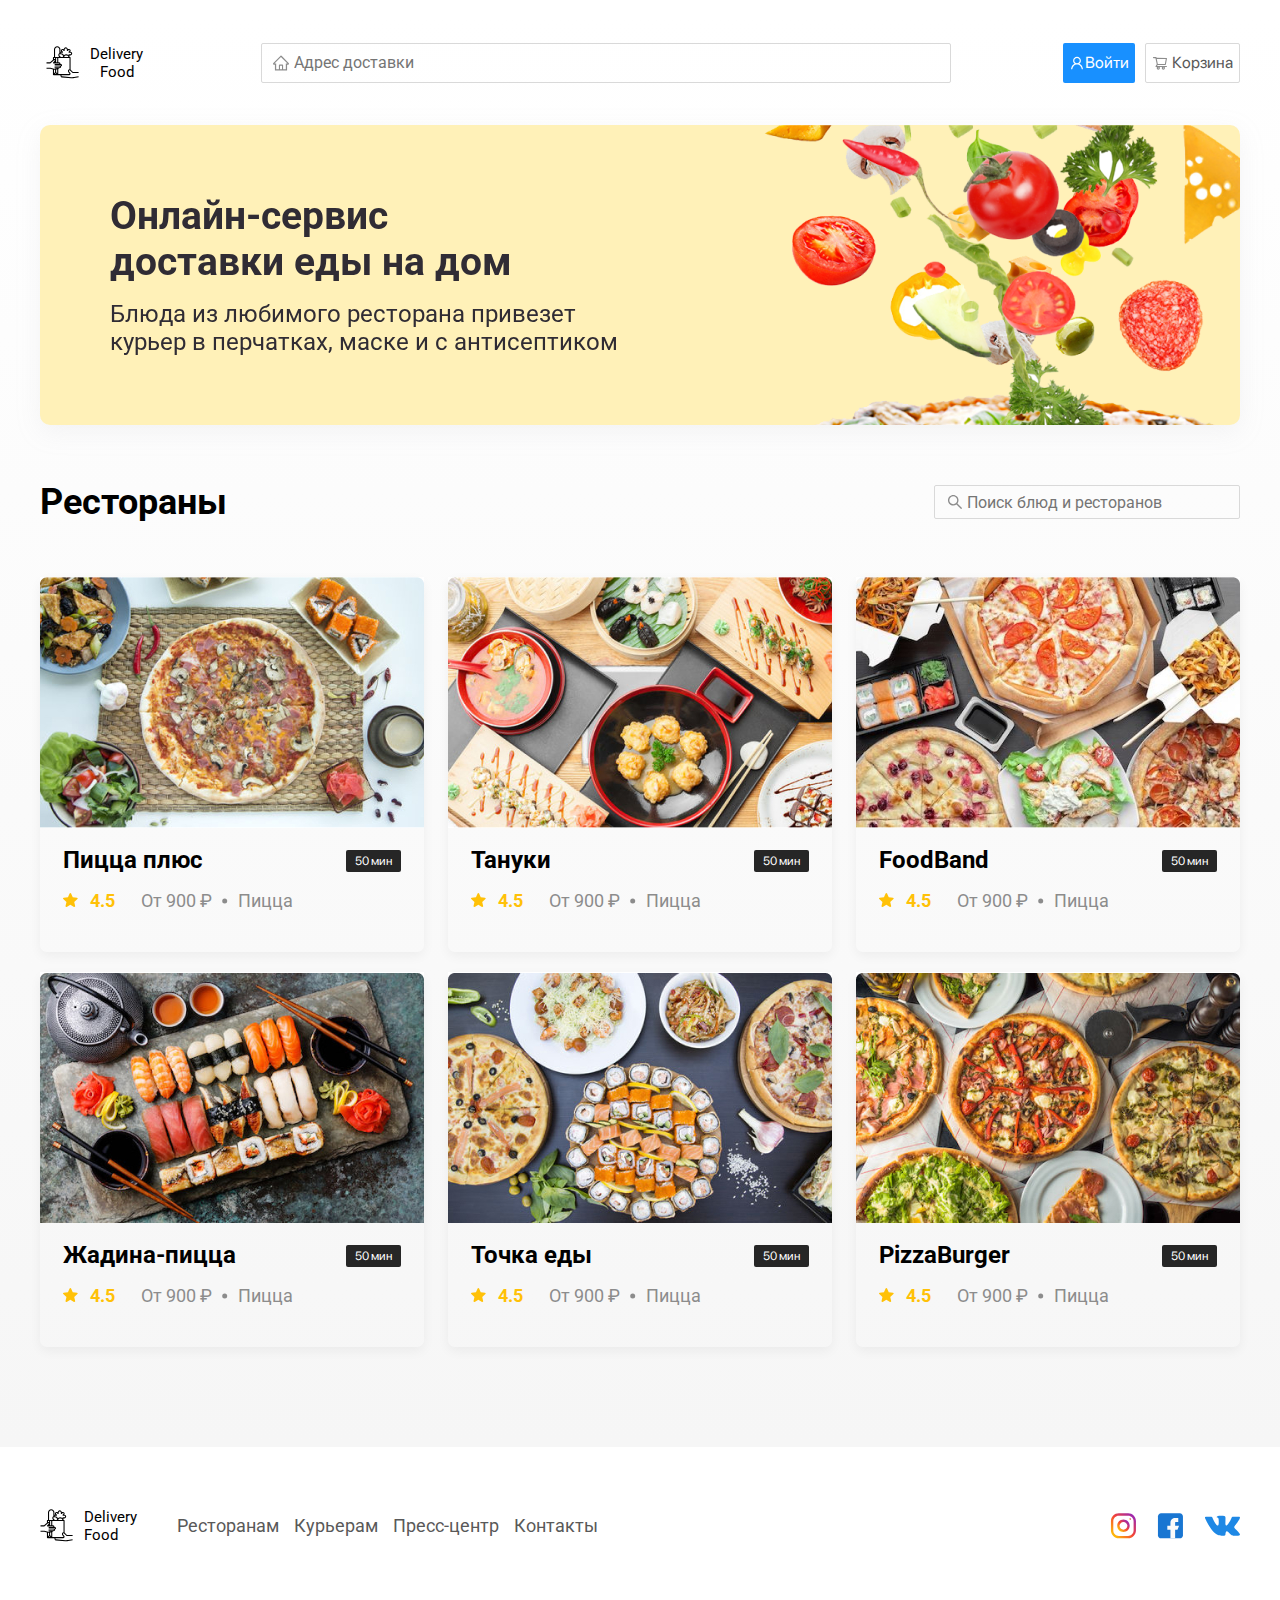
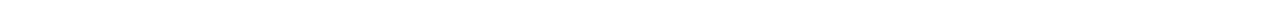
<file: index.html>
<!DOCTYPE html>
<html lang="en">
  <head>
    <meta charset="UTF-8" />
    <meta http-equiv="X-UA-Compatible" content="IE=edge" />
    <meta name="viewport" content="width=device-width, initial-scale=1.0" />
    <title>Delivery Food</title>
    <link rel="preconnect" href="https://fonts.googleapis.com" />
    <link rel="preconnect" href="https://fonts.gstatic.com" crossorigin />
    <link
      href="https://fonts.googleapis.com/css2?family=Roboto:wght@400;700&display=swap"
      rel="stylesheet"
    />
    <link rel="stylesheet" href="/css/normalize.css" />
    <link rel="stylesheet" href="/css/homeStyle.css" />
  </head>
  <body>
    <header class="header">
      <div class="container">
        <div class="header-wrapper">
          <button class="header__logo">
            <img src="/img/logo.svg" alt="Icon: logo" />
            <span class="logo__text">Delivery<br />Food</span>
          </button>
          <input
            type="text"
            placeholder="Адрес доставки"
            class="header__input"
          />
          <div class="header__right">
            <button class="header__user-button">
              <img class="header__button__logo" src="/img/user.svg" alt="" />
              Войти
            </button>
            <button class="header__container-button">
              <img
                class="header__button-logo"
                src="/img/container.svg"
                alt=""
                srcset=""
              />
              Корзина
            </button>
          </div>
        </div>
      </div>
    </header>
    <!-- /.header -->
    <section class="section">
      <div class="container">
        <div class="section-delivery">
          <h2 class="section-delivery__label">
            Онлайн-сервис<br />доставки еды на дом
          </h2>
          <span class="section-delivery__text"
            >Блюда из любимого ресторана привезет<br />курьер в перчатках, маске
            и с антисептиком</span
          >
          <img src="/img/bg.jpg" alt="" class="section-delivery__img" />
        </div>
        <div class="section-middle">
          <h1 class="section-middle__title">Рестораны</h1>
          <input
            type="text"
            placeholder="Поиск блюд и ресторанов"
            class="section-middle__input"
          />
        </div>
        <div class="section-wrapper">
          <div class="section__card">
            <img
              class="card__img"
              src="/img/image1.jpg"
              alt="Icon: Пицца плюс"
            />
            <div class="card__middle">
              <h2 class="card__title">Пицца плюс</h2>
              <div class="card__time">
                <span class="card__text">50 мин</span>
              </div>
            </div>
            <div class="card-wrapper">
              <div class="card__rating">
                <img src="/img/star.svg" alt="Icon: star" />
                <span class="card__score">4.5</span>
              </div>
              <div class="card__info">
                <span class="card__cost">От 900 ₽</span>
                <img src="/img/ellipse.svg" alt="Icon: ellipse" />
                <span class="card__dish">Пицца</span>
              </div>
            </div>
          </div>
          <!-- /.section__card -->
          <a href="/second.html" class="section__card">
            <img class="card__img" src="/img/image2.jpg" alt="Icon: Тануки" />
            <div class="card__middle">
              <h2 class="card__title">Тануки</h2>
              <div class="card__time">
                <span class="card__text">50 мин</span>
              </div>
            </div>
            <div class="card-wrapper">
              <div class="card__rating">
                <img src="/img/star.svg" alt="Icon: star" />
                <span class="card__score">4.5</span>
              </div>
              <div class="card__info">
                <span class="card__cost">От 900 ₽</span>
                <img src="/img/ellipse.svg" alt="Icon: ellipse" />
                <span class="card__dish">Пицца</span>
              </div>
            </div>
          </a>
          <!-- /.section__card -->
          <div class="section__card">
            <img class="card__img" src="/img/image3.jpg" alt="Icon: FoodBand" />
            <div class="card__middle">
              <h2 class="card__title">FoodBand</h2>
              <div class="card__time">
                <span class="card__text">50 мин</span>
              </div>
            </div>
            <div class="card-wrapper">
              <div class="card__rating">
                <img src="/img/star.svg" alt="Icon: star" />
                <span class="card__score">4.5</span>
              </div>
              <div class="card__info">
                <span class="card__cost">От 900 ₽</span>
                <img src="/img/ellipse.svg" alt="Icon: ellipse" />
                <span class="card__dish">Пицца</span>
              </div>
            </div>
          </div>
          <!-- /.section__card -->
          <div class="section__card">
            <img
              class="card__img"
              src="/img/image4.jpg"
              alt="Icon: Жадина-пицца"
            />
            <div class="card__middle">
              <h2 class="card__title">Жадина-пицца</h2>
              <div class="card__time">
                <span class="card__text">50 мин</span>
              </div>
            </div>
            <div class="card-wrapper">
              <div class="card__rating">
                <img src="/img/star.svg" alt="Icon: star" />
                <span class="card__score">4.5</span>
              </div>
              <div class="card__info">
                <span class="card__cost">От 900 ₽</span>
                <img src="/img/ellipse.svg" alt="Icon: ellipse" />
                <span class="card__dish">Пицца</span>
              </div>
            </div>
          </div>
          <!-- /.section__card -->
          <div class="section__card">
            <img
              class="card__img"
              src="/img/image5.jpg"
              alt="Icon: Точка еды"
            />
            <div class="card__middle">
              <h2 class="card__title">Точка еды</h2>
              <div class="card__time">
                <span class="card__text">50 мин</span>
              </div>
            </div>
            <div class="card-wrapper">
              <div class="card__rating">
                <img src="/img/star.svg" alt="Icon: star" />
                <span class="card__score">4.5</span>
              </div>
              <div class="card__info">
                <span class="card__cost">От 900 ₽</span>
                <img src="/img/ellipse.svg" alt="Icon: ellipse" />
                <span class="card__dish">Пицца</span>
              </div>
            </div>
          </div>
          <!-- /.section__card -->
          <div class="section__card">
            <img
              class="card__img"
              src="/img/image6.jpg"
              alt="Icon: PizzaBurger"
            />
            <div class="card__middle">
              <h2 class="card__title">PizzaBurger</h2>
              <div class="card__time">
                <span class="card__text">50 мин</span>
              </div>
            </div>
            <div class="card-wrapper">
              <div class="card__rating">
                <img src="/img/star.svg" alt="Icon: star" />
                <span class="card__score">4.5</span>
              </div>
              <div class="card__info">
                <span class="card__cost">От 900 ₽</span>
                <img src="/img/ellipse.svg" alt="Icon: ellipse" />
                <span class="card__dish">Пицца</span>
              </div>
            </div>
          </div>
          <!-- /.section__card -->
        </div>
        <!-- /.section-wrapper -->
      </div>
    </section>
    <!-- /.section -->
    <footer class="footer">
      <div class="container">
        <div class="footer-wrapper">
            <div class="footer__logo">
            <img src="/img/logo.svg" alt="Icon: logo" />
            <span class="logo__text">Delivery<br />Food</span>
          </button>
        </div>
        <ul class="footer-list">
            <li class="footer-list__item">Ресторанам</li>
            <li class="footer-list__item">Курьерам</li>
            <li class="footer-list__item">Пресс-центр</li>
            <li class="footer-list__item">Контакты</li>
        </ul>
        <div class="footer-right">
            <img class="footer-right__instagram" src="/img/instagram.svg" alt="Icon: instagram">
            <img class="footer-right__facebook" src="/img/facebook.svg" alt="Icon: facebook">
            <img class="footer-right__vk" src="/img/vk.svg" alt="Icon: vk">
        </div>
        </div>
      </div>
    </footer>
  </body>
</html>
</file>
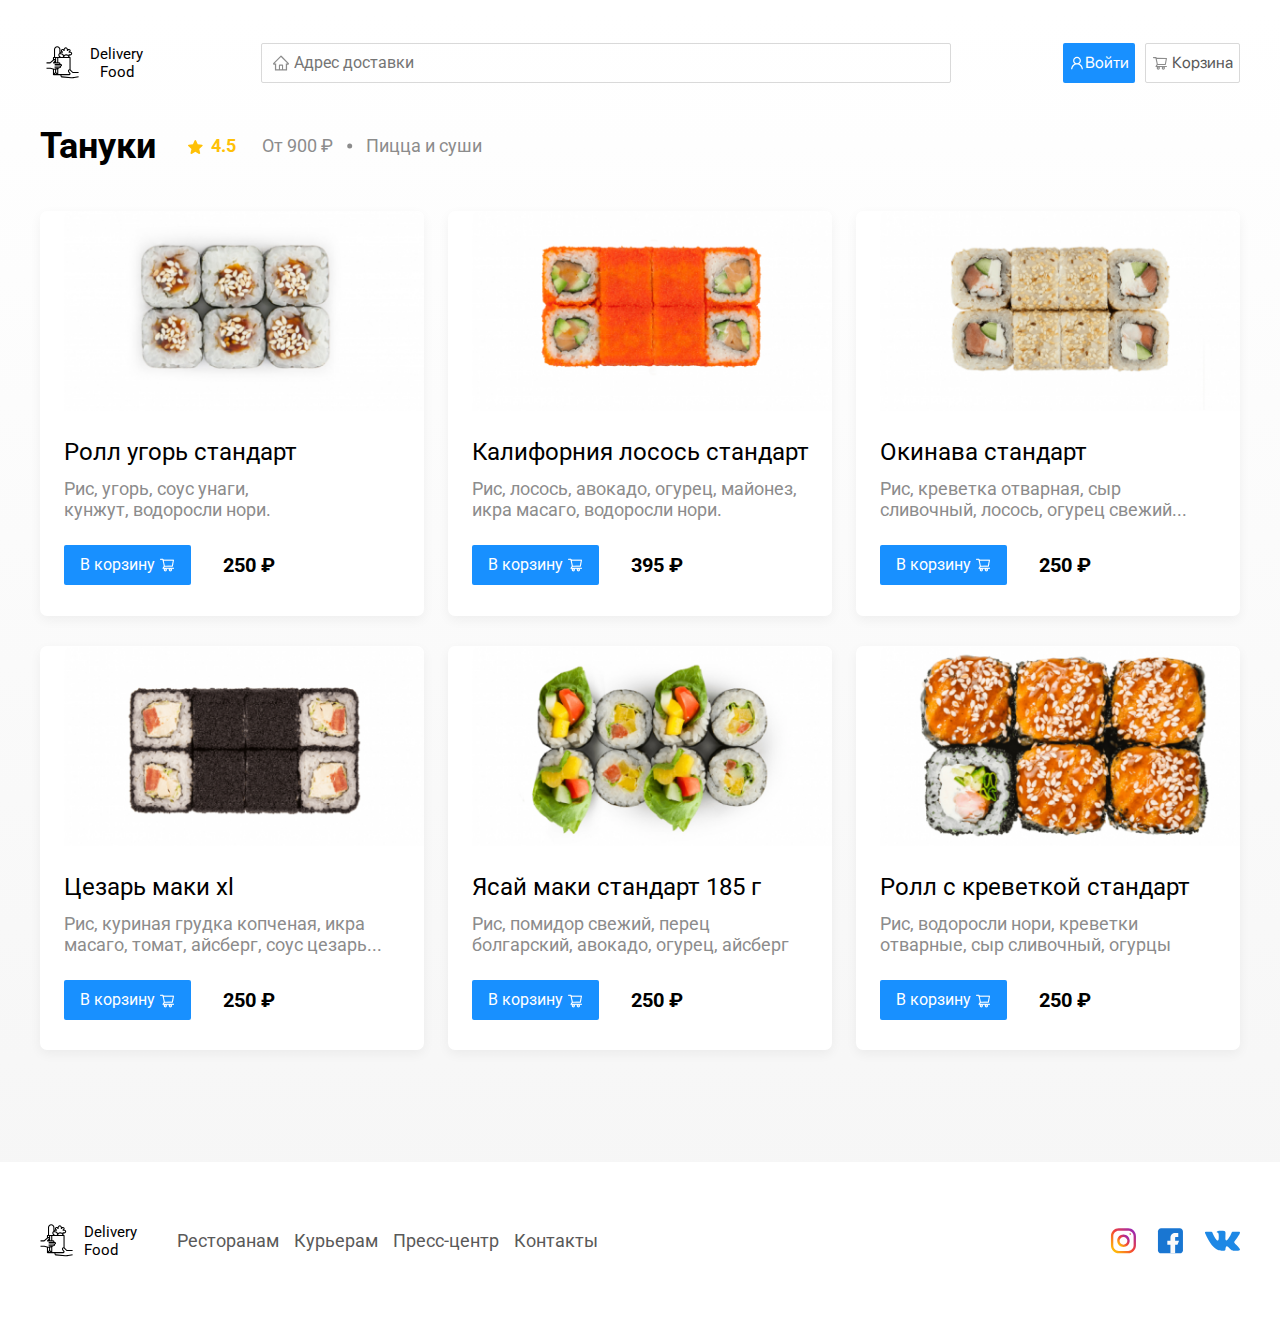
<file: second.html>
<!DOCTYPE html>
<html lang="en">
  <head>
    <meta charset="UTF-8" />
    <meta http-equiv="X-UA-Compatible" content="IE=edge" />
    <meta name="viewport" content="width=device-width, initial-scale=1.0" />
    <link rel="preconnect" href="https://fonts.googleapis.com" />
    <link rel="preconnect" href="https://fonts.gstatic.com" crossorigin />
    <link
      href="https://fonts.googleapis.com/css2?family=Roboto:wght@400;700&display=swap"
      rel="stylesheet"
    />
    <link rel="stylesheet" href="/css/normalize.css" />
    <link rel="stylesheet" href="/css/restaurantStyle.css" />
    <title>Restaurant</title>
  </head>
  <body>
    <header class="header">
      <div class="container">
        <div class="header-wrapper">
          <button class="header__logo">
            <img src="/img/logo.svg" alt="Icon: logo" />
            <span class="logo__text">Delivery<br />Food</span>
          </button>
          <input
            type="text"
            placeholder="Адрес доставки"
            class="header__input"
          />
          <div class="header__right">
            <button class="header__user-button">
              <img class="header__button__logo" src="/img/user.svg" alt="" />
              Войти
            </button>
            <button class="header__container-button">
              <img
                class="header__button-logo"
                src="/img/container.svg"
                alt=""
                srcset=""
              />
              Корзина
            </button>
          </div>
        </div>
      </div>
    </header>
    <!-- /.header -->
    <section class="section">
      <div class="container">
        <div class="section__header">
          <span class="section__name">Тануки</span>
          <div class="section__wrapper">
            <div class="section__rating">
              <img src="img/star.svg" alt="Icon: star" class="section__star" />
              <span class="section__rate">4.5</span>
            </div>
            <div class="section__info">
              <span class="section__average">От 900 ₽</span>
              <img src="img/ellipse.svg" alt="" class="section__dot" />
              <span class="section__dishes">Пицца и суши</span>
            </div>
          </div>
        </div>
        <!-- /.section__header -->
        <div class="section__bottom">
          <div class="card">
            <img src="img/card-1.png" alt="" class="card__image" />
            <h2 class="card__title">Ролл угорь стандарт</h2>
            <span class="card__info"
              >Рис, угорь, соус унаги,<br />кунжут, водоросли нори.</span
            >
            <div class="card__wrapper">
              <button class="card__button">
                <span class="card__click" data-id="ugor">В корзину</span>
                <img src="img/card-basket.png" alt="" class="card__basket" />
              </button>
              <span class="card__price">250 ₽</span>
            </div>
          </div>
          <!-- /.card -->
          <div class="card">
            <img src="img/card-2.png" alt="" class="card__image" />
            <h2 class="card__title">Калифорния лосось стандарт</h2>
            <span class="card__info"
              >Рис, лосось, авокадо, огурец, майонез,<br>икра масаго, водоросли нори.</span
            >
            <div class="card__wrapper">
              <button class="card__button">
                <span class="card__click" data-id="california">В корзину</span>
                <img src="img/card-basket.png" alt="" class="card__basket" />
              </button>
              <span class="card__price">395 ₽</span>
            </div>
          </div>
          <!-- /.card -->
          <div class="card">
            <img src="img/card-3.png" alt="" class="card__image" />
            <h2 class="card__title">Окинава стандарт</h2>
            <span class="card__info"
              > Рис, креветка отварная, сыр<br>сливочный, лосось, огурец свежий...</span
            >
            <div class="card__wrapper">
              <button class="card__button">
                <span class="card__click" data-id="okinava">В корзину</span>
                <img src="img/card-basket.png" alt="" class="card__basket" />
              </button>
              <span class="card__price">250 ₽</span>
            </div>
          </div>
          <!-- /.card -->
          <div class="card">
            <img src="img/card-4.png" alt="" class="card__image" />
            <h2 class="card__title">Цезарь маки хl</h2>
            <span class="card__info"
              >Рис, куриная грудка копченая, икра<br>масаго, томат, айсберг, соус цезарь...</span
            >
            <div class="card__wrapper">
              <button class="card__button">
                <span class="card__click" data-id="cesar">В корзину</span>
                <img src="img/card-basket.png" alt="" class="card__basket" />
              </button>
              <span class="card__price">250 ₽</span>
            </div>
          </div>
          <!-- /.card -->
          <div class="card">
            <img src="img/card-5.png" alt="" class="card__image" />
            <h2 class="card__title">Ясай маки стандарт 185 г</h2>
            <span class="card__info"
              >Рис, помидор свежий, перец<br>болгарский, авокадо, огурец, айсберг</span
            >
            <div class="card__wrapper">
              <button class="card__button">
                <span class="card__click" data-id="maki">В корзину</span>
                <img src="img/card-basket.png" alt="" class="card__basket" />
              </button>
              <span class="card__price">250 ₽</span>
            </div>
          </div>
          <!-- /.card -->
          <div class="card">
            <img src="img/card-6.png" alt="" class="card__image" />
            <h2 class="card__title">Ролл с креветкой стандарт</h2>
            <span class="card__info"
              >Рис, водоросли нори, креветки<br>отварные, сыр сливочный, огурцы</span
            >
            <div class="card__wrapper">
              <button class="card__button">
                <span class="card__click" data-id="krevetka">В корзину</span>
                <img src="img/card-basket.png" alt="" class="card__basket" />
              </button>
              <span class="card__price">250 ₽</span>
            </div>
          </div>
          <!-- /.card -->
        </div>
      </div>
    </section>
    <!-- /.section -->
    <footer class="footer">
      <div class="container">
        <div class="footer-wrapper">
            <div class="footer__logo">
            <img src="/img/logo.svg" alt="Icon: logo" />
            <span class="logo__text">Delivery<br />Food</span>
          </button>
        </div>
        <ul class="footer-list">
            <li class="footer-list__item">Ресторанам</li>
            <li class="footer-list__item">Курьерам</li>
            <li class="footer-list__item">Пресс-центр</li>
            <li class="footer-list__item">Контакты</li>
        </ul>
        <div class="footer-right">
            <img class="footer-right__instagram" src="/img/instagram.svg" alt="Icon: instagram">
            <img class="footer-right__facebook" src="/img/facebook.svg" alt="Icon: facebook">
            <img class="footer-right__vk" src="/img/vk.svg" alt="Icon: vk">
        </div>
        </div>
      </div>
    </footer>
    <div class="fixed-overlay disable">
      <div class="basket">
      <div class="basket__wrapper">
        <h2 class="basket__title">Корзина</h2>
      <img src="img/close.svg" alt="" class="basket__close">
      </div>
      <span class="basket__empty">Корзина пуста!</span>
      <div class="basket__items">
        <div class="basket__container">
            <div class="item-basket">
              <span class="item__name"></span>
              <span class="item__cost"></span>
              <button class="item__button minus">-</button>
              <span class="item__count">1</span>
              <button class="item__button item__plus plus">+</button>
              <img src="img/line.svg" alt="" class="item__line">
            </div>
        </div>
        <div class="basket__order">
          <span class="basket__cost"></span>
          <button class="basket__checkout">Оформить заказ</button>
          <button class="basket__out">Отмена</button>
        </div>
      </div>
    </div>
    </div>
    <script src="js/index.js"></script>
  </body>
</html>
</file>
<file: css/homeStyle.css>
@font-face {
  font-family: "SF Pro Display";
  src: url(../fonts/SFPRODISPLAYREGULAR.OTF);
}
* {
  font-family: "Roboto";
  margin: 0;
  box-sizing: border-box;
}

button {
  background: #1890FF;
  border-radius: 2px;
  height: 40px;
  display: flex;
  align-items: center;
  border: none;
  color: #ffffff;
  font-family: "SF Pro Display";
  font-style: normal;
  font-weight: 400;
  font-size: 16px;
  line-height: 24px;
  cursor: pointer;
}

.container {
  max-width: 1200px;
  margin: auto;
}

body {
  background: linear-gradient(180deg, rgba(245, 245, 245, 0) 1.04%, #F5F5F5 100%);
}

h1 {
  margin: 0;
}

h2 {
  margin: 0;
}

.logo {
  background: none;
  color: #000000;
}
.logo__text {
  font-family: "Roboto";
  font-style: normal;
  font-weight: 400;
  font-size: 15px;
  line-height: 18px;
  margin-left: 11px;
}

.header-wrapper {
  display: flex;
  align-items: center;
  justify-content: space-between;
  height: 125px;
}
.header__right {
  display: flex;
  align-items: center;
}
.header__logo {
  display: flex;
  background: none;
  color: #000000;
}
.header__input {
  width: 690px;
  height: 40px;
  padding: 8px 12px 8px 32px;
  border: 1px solid #D9D9D9;
  border-radius: 2px;
  background: url(../../img/input_logo.svg) no-repeat 10px;
}
.header__user-button {
  margin-right: 10px;
  max-width: 96px;
}
.header__container-button {
  color: #595959;
  background: #FFFFFF;
  border: 1px solid #D9D9D9;
  box-shadow: 0px 0px 2px rgba(0, 0, 0, 0.0015);
  max-width: 113px;
}
.header__button-logo {
  margin-right: 4px;
}

.section-delivery {
  padding: 68px 70px;
  position: relative;
  height: 300px;
  background-color: #FFF1B8;
  background-position: center;
  border-radius: 10px;
  overflow: hidden;
  filter: drop-shadow(0px 7px 12px rgba(158, 158, 163, 0.1));
}
.section-delivery__label {
  font-family: "Roboto";
  font-style: normal;
  font-weight: 700;
  font-size: 39px;
  line-height: 46px;
  color: #302C34;
  margin-bottom: 15px;
}
.section-delivery__text {
  font-family: "Roboto";
  font-style: normal;
  font-weight: 400;
  font-size: 24px;
  line-height: 28px;
  color: #302C34;
}
.section-delivery__img {
  position: absolute;
  left: 515px;
  top: 0;
}
.section-middle {
  margin-top: 56px;
  margin-bottom: 44px;
  display: flex;
  align-items: center;
  justify-content: space-between;
}
.section-middle__title {
  font-weight: 700;
  font-size: 36px;
  line-height: 42px;
  color: #000000;
}
.section-middle__input {
  border: 1px solid #D9D9D9;
  border-radius: 2px;
  padding: 5px 12px 5px 32px;
  width: 306px;
  height: 34px;
  background: url(../../img/search.svg) no-repeat 12px;
}
.section-wrapper {
  display: flex;
  align-items: center;
  justify-content: space-between;
  flex-wrap: wrap;
  height: 790px;
  margin-bottom: 90px;
}
.section__card {
  position: relative;
  display: flex;
  align-items: center;
  justify-content: space-between;
  flex-wrap: wrap;
  max-width: 384px;
  padding: 250px 23px 35px 23px;
  box-shadow: 0px 4px 12px rgba(0, 0, 0, 0.05);
  border-radius: 7px;
  cursor: pointer;
  text-decoration: none;
  color: #000000;
}

.card__img {
  position: absolute;
  left: 0;
  top: 0;
  flex-basis: 100%;
}
.card__middle {
  display: flex;
  align-items: center;
  justify-content: space-between;
  flex-basis: 100%;
  margin-top: 20px;
  margin-bottom: 10px;
}
.card__text {
  display: flex;
  justify-content: center;
  align-items: center;
  font-family: "SF Pro Display";
  font-style: normal;
  font-weight: 400;
  font-size: 12px;
  line-height: 20px;
  color: #FFFFFF;
  background: #262626;
  border-radius: 2px;
  width: 55px;
  height: 22px;
}
.card__rating {
  margin-right: 26px;
}
.card__score {
  margin-left: 7.5px;
  font-weight: 700;
  font-size: 18px;
  line-height: 32px;
  color: #FFC107;
}
.card-wrapper {
  display: flex;
  align-items: center;
}
.card__cost {
  color: #8C8C8C;
  font-weight: 400;
  font-size: 18px;
  line-height: 32px;
  margin-right: 10px;
}
.card__dish {
  font-weight: 400;
  font-size: 18px;
  line-height: 32px;
  color: #8C8C8C;
  margin-left: 10px;
}
.card__info {
  display: flex;
  align-items: center;
}

.footer {
  background-color: #fff;
}
.footer-wrapper {
  display: flex;
  align-items: center;
  justify-content: space-between;
  min-height: 157px;
}
.footer__logo {
  display: flex;
  align-items: center;
  background: none;
  color: #000000;
  cursor: pointer;
}
.footer-list {
  display: flex;
  list-style-type: none;
  margin-right: auto;
  margin-left: 0;
}
.footer-list__item {
  margin-left: 0;
  margin-right: 15px;
  font-family: "Roboto";
  font-style: normal;
  font-weight: 400;
  font-size: 18px;
  line-height: 21px;
  color: #595959;
  cursor: pointer;
}
.footer-right {
  display: flex;
  align-items: center;
}
.footer-right__instagram {
  cursor: pointer;
}
.footer-right__vk {
  cursor: pointer;
}
.footer-right__facebook {
  margin-left: 21px;
  margin-right: 21px;
  cursor: pointer;
}/*# sourceMappingURL=homeStyle.css.map */
</file>
<file: css/restaurantStyle.css>
@font-face {
  font-family: "SF Pro Display";
  src: url(../fonts/SFPRODISPLAYREGULAR.OTF);
}
* {
  font-family: "Roboto";
  margin: 0;
  box-sizing: border-box;
}

button {
  background: #1890FF;
  border-radius: 2px;
  height: 40px;
  display: flex;
  align-items: center;
  border: none;
  color: #ffffff;
  font-family: "SF Pro Display";
  font-style: normal;
  font-weight: 400;
  font-size: 16px;
  line-height: 24px;
  cursor: pointer;
}

.container {
  max-width: 1200px;
  margin: auto;
}

body {
  background: linear-gradient(180deg, rgba(245, 245, 245, 0) 1.04%, #F5F5F5 100%);
}

h1 {
  margin: 0;
}

h2 {
  margin: 0;
}

.logo {
  background: none;
  color: #000000;
}
.logo__text {
  font-family: "Roboto";
  font-style: normal;
  font-weight: 400;
  font-size: 15px;
  line-height: 18px;
  margin-left: 11px;
}

.header-wrapper {
  display: flex;
  align-items: center;
  justify-content: space-between;
  height: 125px;
}
.header__right {
  display: flex;
  align-items: center;
}
.header__logo {
  display: flex;
  background: none;
  color: #000000;
}
.header__input {
  width: 690px;
  height: 40px;
  padding: 8px 12px 8px 32px;
  border: 1px solid #D9D9D9;
  border-radius: 2px;
  background: url(../../img/input_logo.svg) no-repeat 10px;
}
.header__user-button {
  margin-right: 10px;
  max-width: 96px;
}
.header__container-button {
  color: #595959;
  background: #FFFFFF;
  border: 1px solid #D9D9D9;
  box-shadow: 0px 0px 2px rgba(0, 0, 0, 0.0015);
  max-width: 113px;
}
.header__button-logo {
  margin-right: 4px;
}

.section__header {
  display: flex;
  justify-content: space-between;
  margin-right: auto;
  max-width: 442px;
  min-height: 42px;
  align-items: center;
  margin-bottom: 44px;
}
.section__name {
  font-style: normal;
  font-weight: 700;
  font-size: 36px;
  line-height: 42px;
  color: #000000;
}
.section__rating {
  display: flex;
  justify-content: space-between;
  align-items: center;
  min-width: 48px;
  margin-right: 26px;
}
.section__rate {
  font-weight: 700;
  font-size: 18px;
  line-height: 32px;
  color: #FFC107;
}
.section__wrapper {
  display: flex;
  max-width: 294px;
  margin-left: auto;
  align-items: center;
}
.section__info {
  display: flex;
  justify-content: space-between;
  align-items: center;
  min-width: 220px;
  font-weight: 400;
  font-size: 18px;
  line-height: 32px;
  color: #8C8C8C;
}
.section__bottom {
  display: grid;
  grid-template-columns: 1fr 1fr 1fr;
  grid-template-rows: 1fr 1fr;
  row-gap: 30px;
  -moz-column-gap: 24px;
       column-gap: 24px;
  margin-bottom: 112px;
}

.card {
  max-width: 384px;
  max-height: 413px;
  display: flex;
  flex-direction: column;
  box-shadow: 0px 4px 12px rgba(0, 0, 0, 0.05);
  border-radius: 7px;
  background: #FFFFFF;
  padding-bottom: 30px;
  padding-left: 24px;
}
.card__image {
  margin-bottom: 25px;
}
.card__title {
  font-weight: 400;
  font-size: 24px;
  line-height: 32px;
  margin-bottom: 10px;
}
.card__info {
  font-weight: 400;
  font-size: 18px;
  line-height: 21px;
  color: #8C8C8C;
  margin-bottom: 25px;
}
.card__button {
  max-width: 127px;
  min-height: 40px;
  padding-left: 16px;
  padding-right: 16px;
}
.card__click {
  margin-right: 4px;
}
.card__wrapper {
  display: flex;
  align-items: center;
}
.card__price {
  color: #000000;
  font-weight: 700;
  font-size: 20px;
  line-height: 32px;
  margin-left: 32px;
}

.footer {
  background-color: #fff;
}
.footer-wrapper {
  display: flex;
  align-items: center;
  justify-content: space-between;
  min-height: 157px;
}
.footer__logo {
  display: flex;
  align-items: center;
  background: none;
  color: #000000;
  cursor: pointer;
}
.footer-list {
  display: flex;
  list-style-type: none;
  margin-right: auto;
  margin-left: 0;
}
.footer-list__item {
  margin-left: 0;
  margin-right: 15px;
  font-family: "Roboto";
  font-style: normal;
  font-weight: 400;
  font-size: 18px;
  line-height: 21px;
  color: #595959;
  cursor: pointer;
}
.footer-right {
  display: flex;
  align-items: center;
}
.footer-right__instagram {
  cursor: pointer;
}
.footer-right__vk {
  cursor: pointer;
}
.footer-right__facebook {
  margin-left: 21px;
  margin-right: 21px;
  cursor: pointer;
}

.fixed-overlay {
  position: fixed;
  overflow: auto;
  left: 0;
  top: 0;
  width: 100%;
  height: 100%;
  background-color: rgba(0, 0, 0, 0.5);
}

.basket {
  position: fixed;
  left: 50%;
  top: 50%;
  background: #FFFFFF;
  border-radius: 5px;
  width: 780px;
  max-height: 800px;
  transform: translate(-50%, -50%);
  padding: 41px 40px;
  overflow: auto;
}
.basket__wrapper {
  display: flex;
  justify-content: space-between;
  align-items: center;
  margin-bottom: 45px;
}
.basket__close {
  cursor: pointer;
}
.basket__items {
  max-height: 500px;
}
.basket__order {
  display: flex;
  align-items: center;
  font-family: "SF Pro Display";
  font-style: normal;
  font-weight: 400;
  font-size: 16px;
  line-height: 24px;
  margin-top: 52px;
}
.basket__cost {
  display: flex;
  align-items: center;
  justify-content: center;
  background: #262626;
  border-radius: 5px;
  width: 106px;
  height: 53px;
  font-weight: 700;
  font-size: 20px;
  line-height: 23px;
  color: #FAFAFA;
}
.basket__checkout {
  margin-left: auto;
  margin-right: 18px;
}
.basket__out {
  font-family: "SF Pro Display";
  font-style: normal;
  font-weight: 400;
  font-size: 16px;
  line-height: 24px;
  color: #595959;
  background: #FFFFFF;
  border: 1px solid #D9D9D9;
  width: 88px;
  height: 40px;
  padding: 8px 16px;
}
.basket__empty {
  font-weight: 400;
  font-size: 22px;
}

.item-basket {
  display: flex;
  flex-wrap: wrap;
  align-items: center;
}
.item__name {
  font-weight: 400;
  font-size: 18px;
  line-height: 32px;
  color: #000000;
}
.item__cost {
  font-weight: 700;
  font-size: 20px;
  line-height: 32px;
  color: #000000;
  margin-right: 47px;
  margin-left: auto;
}
.item__button {
  padding: 8px 16px;
  width: 39px;
  height: 32px;
  background: #FFFFFF;
  border: 1px solid #40A9FF;
  border-radius: 2px;
  color: #40A9FF;
  font-weight: 400;
  font-size: 14px;
  line-height: 22px;
}
.item__plus {
  padding: 8px 14px;
}
.item__count {
  margin: 0 13px;
}
.item__line {
  width: 710px;
  margin-top: 10px;
  margin-bottom: 15px;
}

.disable {
  display: none;
}/*# sourceMappingURL=restaurantStyle.css.map */
</file>
